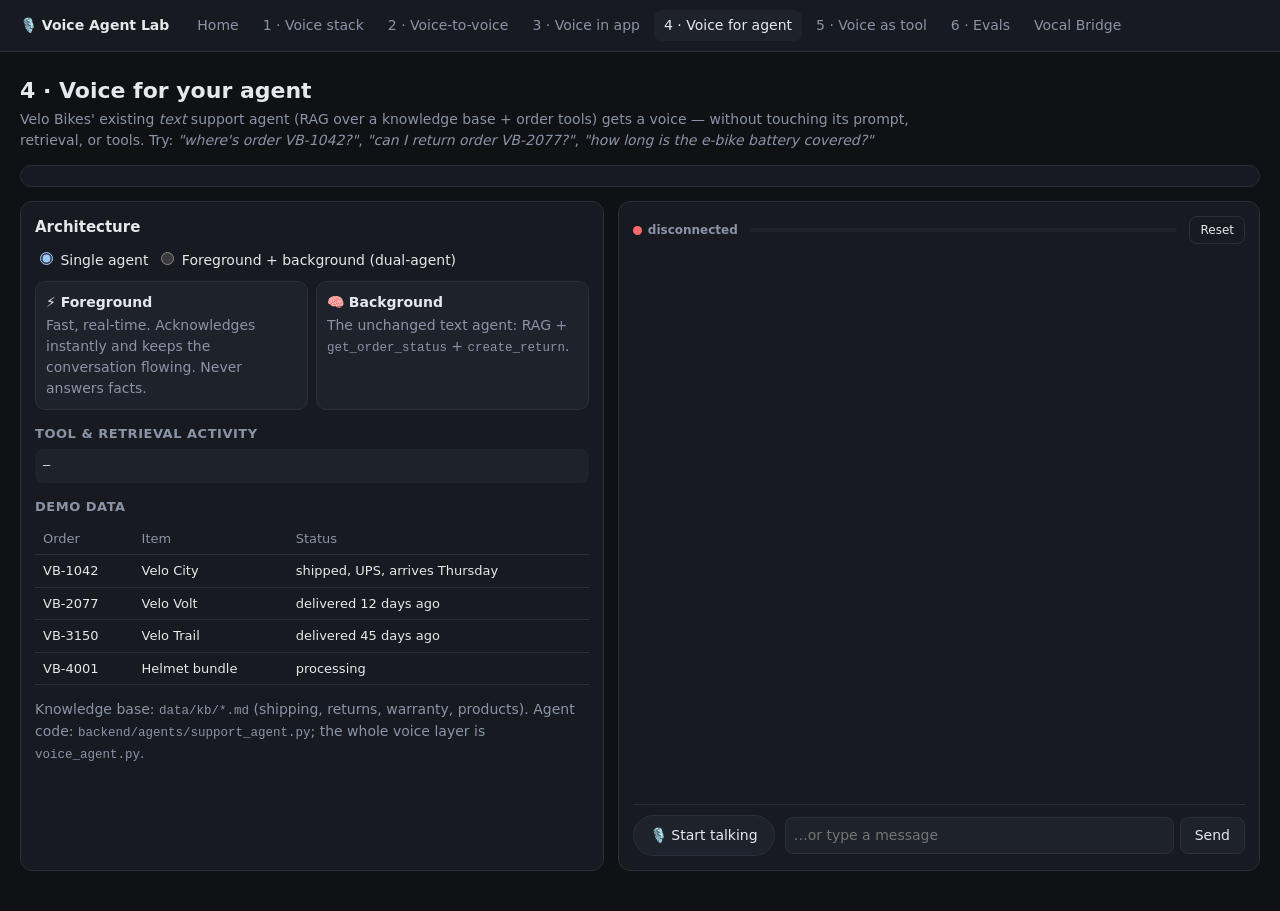
<file: frontend/agent.html>
<!doctype html>
<html lang="en">
<head>
  <meta charset="utf-8"><meta name="viewport" content="width=device-width, initial-scale=1">
  <title>Voice for Agent</title>
  <link rel="icon" href="/favicon.ico"><link rel="stylesheet" href="style.css">
</head>
<body>
<header id="nav"></header>
<div class="page">
  <h1>4 · Voice for your agent</h1>
  <p class="lead">Velo Bikes' existing <em>text</em> support agent (RAG over a knowledge base + order tools) gets a voice — without touching its
    prompt, retrieval, or tools. Try: <em>"where's order VB-1042?"</em>, <em>"can I return order VB-2077?"</em>, <em>"how long is the e-bike battery covered?"</em></p>
  <section class="settings" id="settings"></section>
  <main class="grid">
    <div class="panel">
      <h2>Architecture</h2>
      <div class="row" style="margin-bottom:10px">
        <label><input type="radio" name="mode" value="single" checked> Single agent</label>
        <label><input type="radio" name="mode" value="dual"> Foreground + background (dual-agent)</label>
      </div>
      <div class="row" id="fgrow" style="margin-bottom:10px;display:none"><span class="muted">Foreground LLM</span><select id="fgllm"></select></div>
      <div class="agent-lanes">
        <div class="lane" id="lane-fg"><b>⚡ Foreground</b><span class="muted">Fast, real-time. Acknowledges instantly and keeps the conversation flowing. Never answers facts.</span></div>
        <div class="lane" id="lane-bg"><b>🧠 Background</b><span class="muted">The unchanged text agent: RAG + <code>get_order_status</code> + <code>create_return</code>.</span></div>
      </div>
      <h3>Tool & retrieval activity</h3>
      <div class="log" id="log">—</div>
      <h3>Demo data</h3>
      <table>
        <tr><th>Order</th><th>Item</th><th>Status</th></tr>
        <tr><td>VB-1042</td><td>Velo City</td><td>shipped, UPS, arrives Thursday</td></tr>
        <tr><td>VB-2077</td><td>Velo Volt</td><td>delivered 12 days ago</td></tr>
        <tr><td>VB-3150</td><td>Velo Trail</td><td>delivered 45 days ago</td></tr>
        <tr><td>VB-4001</td><td>Helmet bundle</td><td>processing</td></tr>
      </table>
      <p class="muted">Knowledge base: <code>data/kb/*.md</code> (shipping, returns, warranty, products). Agent code: <code>backend/agents/support_agent.py</code>; the whole voice layer is <code>voice_agent.py</code>.</p>
    </div>
    <div class="panel convo" id="convo"></div>
  </main>
</div>
<script type="module">
  import { renderNav, setupConversation } from "./voice.js";
  renderNav();
  const log = document.getElementById("log"), fg = document.getElementById("lane-fg"), bg = document.getElementById("lane-bg");
  const addLog = (s) => { log.textContent = (log.textContent === "—" ? "" : log.textContent + "\n") + s; log.scrollTop = log.scrollHeight; };
  const { client } = await setupConversation({
    mode: "agent", panel: document.getElementById("convo"), settingsEl: document.getElementById("settings"),
    extra: { mode: "single" },
    onEvent: (msg) => {
      if (msg.name === "tool_call") { addLog(`${msg.tool}(${JSON.stringify(msg.arguments)})`); bg.classList.add("active"); }
      if (msg.name === "agent") {
        if (msg.which === "foreground") { fg.classList.add("active"); addLog("⚡ foreground speaking while background works…"); }
        if (msg.which === "background" && msg.state === "started") { bg.classList.add("active"); fg.classList.remove("active"); }
        if (msg.which === "background" && msg.state === "answered") { addLog("🧠 background answered"); }
      }
    },
    onMessage: (msg) => { if (msg.type === "metrics") { setTimeout(() => { fg.classList.remove("active"); bg.classList.remove("active"); }, 400); addLog(`⏱ first audio ${msg.first_audio_ms} ms · total ${msg.total_ms} ms`); } },
  });
  const fgSel = document.getElementById("fgllm");
  fgSel.innerHTML = window.__providers.llm.map((p) => `<option value="${p.id}" ${p.available ? "" : "disabled"}>${p.label}</option>`).join("");
  fgSel.value = client.cfg.llm === "gemini" && window.__providers.llm.find((p) => p.id === "gemini-lite" && p.available) ? "gemini-lite" : client.cfg.llm;
  fgSel.onchange = () => client.setExtra({ fg_llm: fgSel.value });
  document.querySelectorAll('input[name=mode]').forEach((r) => r.onchange = () => {
    client.setExtra({ mode: r.value, fg_llm: fgSel.value });
    document.getElementById("fgrow").style.display = r.value === "dual" ? "flex" : "none";
  });
</script>
</body>
</html>
</file>
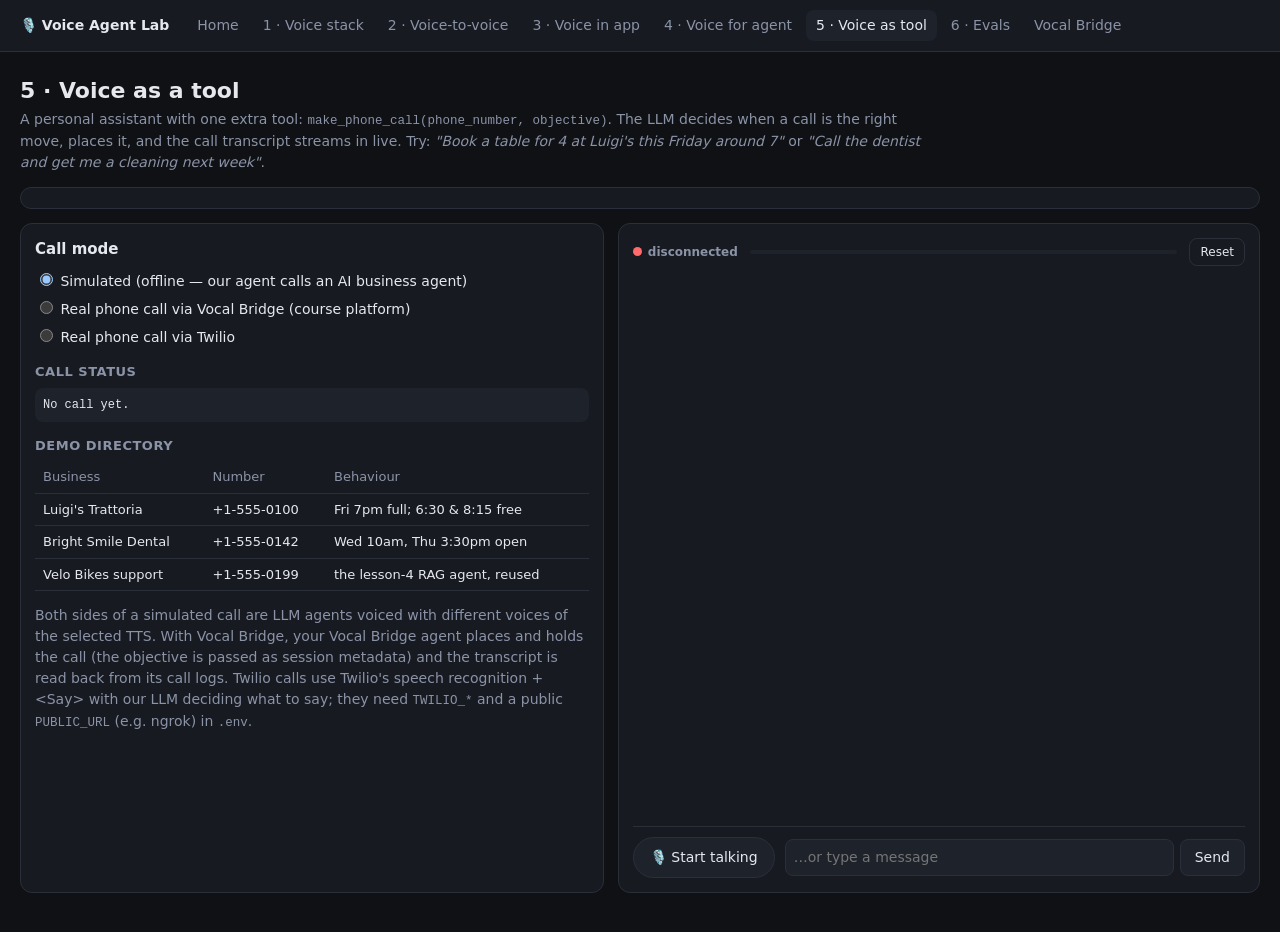
<file: frontend/caller.html>
<!doctype html>
<html lang="en">
<head>
  <meta charset="utf-8"><meta name="viewport" content="width=device-width, initial-scale=1">
  <title>Voice as a Tool</title>
  <link rel="icon" href="/favicon.ico"><link rel="stylesheet" href="style.css">
</head>
<body>
<header id="nav"></header>
<div class="page">
  <h1>5 · Voice as a tool</h1>
  <p class="lead">A personal assistant with one extra tool: <code>make_phone_call(phone_number, objective)</code>. The LLM decides when a call
    is the right move, places it, and the call transcript streams in live. Try: <em>"Book a table for 4 at Luigi's this Friday around 7"</em>
    or <em>"Call the dentist and get me a cleaning next week"</em>.</p>
  <section class="settings" id="settings"></section>
  <main class="grid">
    <div class="panel">
      <h2>Call mode</h2>
      <div class="row" style="margin-bottom:6px">
        <label><input type="radio" name="cm" value="simulated" checked> Simulated (offline — our agent calls an AI business agent)</label>
      </div>
      <div class="row" style="margin-bottom:6px">
        <label><input type="radio" name="cm" value="vocalbridge" id="cm-vb"> Real phone call via Vocal Bridge (course platform)</label>
        <span class="muted" id="vb-reason"></span>
      </div>
      <div class="row" style="margin-bottom:10px">
        <label><input type="radio" name="cm" value="twilio" id="cm-twilio"> Real phone call via Twilio</label>
        <span class="muted" id="twilio-reason"></span>
      </div>
      <h3>Call status</h3>
      <div id="callstatus" class="log">No call yet.</div>
      <h3>Demo directory</h3>
      <table>
        <tr><th>Business</th><th>Number</th><th>Behaviour</th></tr>
        <tr><td>Luigi's Trattoria</td><td>+1-555-0100</td><td>Fri 7pm full; 6:30 & 8:15 free</td></tr>
        <tr><td>Bright Smile Dental</td><td>+1-555-0142</td><td>Wed 10am, Thu 3:30pm open</td></tr>
        <tr><td>Velo Bikes support</td><td>+1-555-0199</td><td>the lesson-4 RAG agent, reused</td></tr>
      </table>
      <p class="muted">Both sides of a simulated call are LLM agents voiced with different voices of the selected TTS.
        With Vocal Bridge, your Vocal Bridge agent places and holds the call (the objective is passed as session metadata) and the transcript is read back from its call logs.
        Twilio calls use Twilio's speech recognition + &lt;Say&gt; with our LLM deciding what to say; they need <code>TWILIO_*</code> and a public <code>PUBLIC_URL</code> (e.g. ngrok) in <code>.env</code>.</p>
    </div>
    <div class="panel convo" id="convo"></div>
  </main>
</div>
<script type="module">
  import { renderNav, setupConversation, escapeHtml } from "./voice.js";
  renderNav();
  const status = document.getElementById("callstatus");
  const { client, transcript } = await setupConversation({
    mode: "caller", panel: document.getElementById("convo"), settingsEl: document.getElementById("settings"),
    extra: { call_mode: "simulated" },
    onEvent: (msg, { transcript }) => {
      if (msg.name !== "call") return;
      const line = { ringing: `📞 Dialing ${msg.number} (${msg.callee}) — ${msg.mode}`, connected: "🟢 Connected", ended: "🔴 Call ended", summary: `📝 ${msg.summary.replace(/\*\*/g, "")}` }[msg.state];
      if (!line) return;
      status.textContent = (status.textContent === "No call yet." ? "" : status.textContent + "\n") + line;
      transcript.note(escapeHtml(line), "call");
    },
  });
  const tw = window.__providers.telephony.twilio;
  const vbp = window.__providers.telephony.vocalbridge;
  if (!vbp.available) { document.getElementById("cm-vb").disabled = true; document.getElementById("vb-reason").textContent = `(${vbp.reason})`; }
  if (!tw.available) { document.getElementById("cm-twilio").disabled = true; document.getElementById("twilio-reason").textContent = `(${tw.reason})`; }
  document.querySelectorAll('input[name=cm]').forEach((r) => r.onchange = () => client.setExtra({ call_mode: r.value }));
</script>
</body>
</html>
</file>
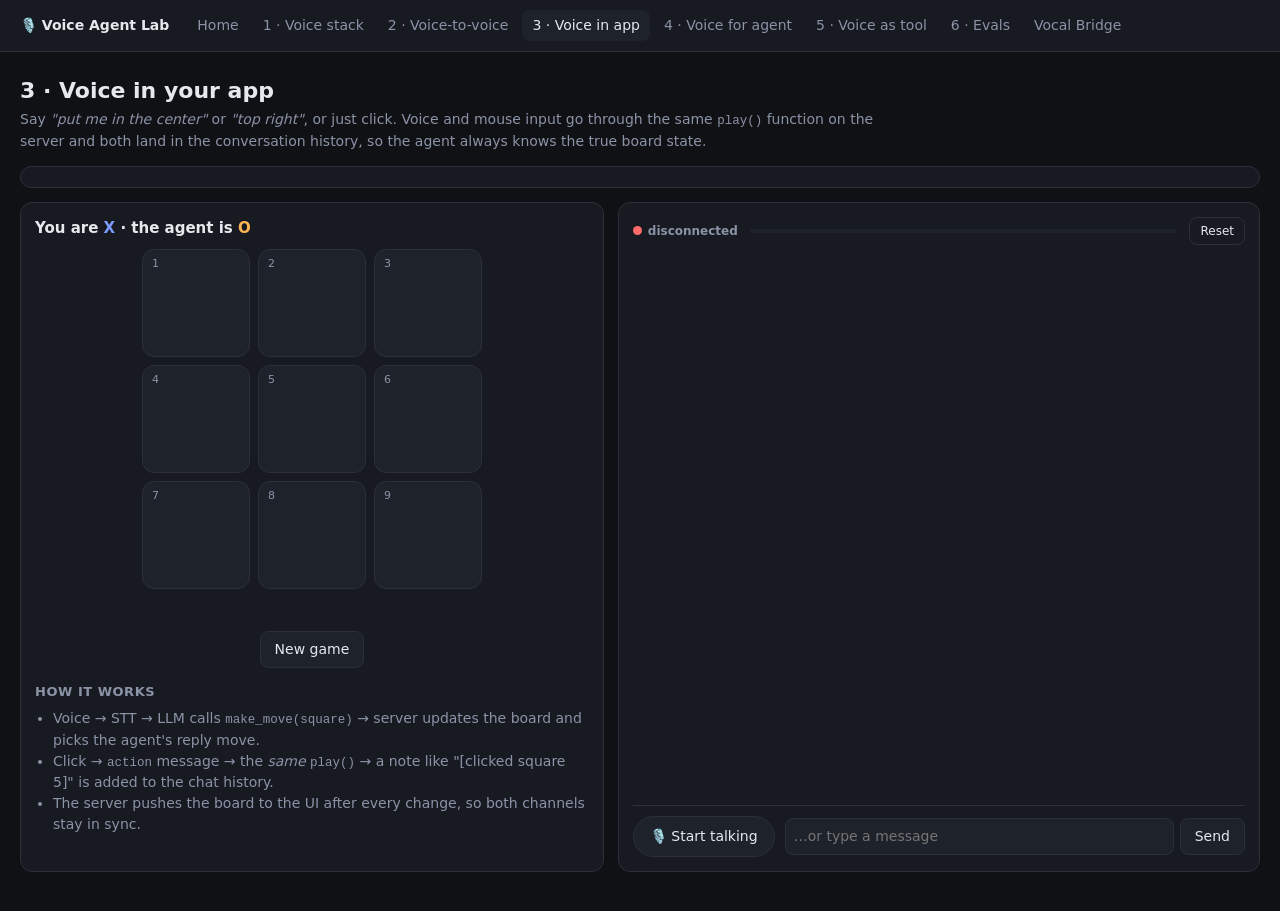
<file: frontend/game.html>
<!doctype html>
<html lang="en">
<head>
  <meta charset="utf-8"><meta name="viewport" content="width=device-width, initial-scale=1">
  <title>Voice Tic-Tac-Toe</title>
  <link rel="icon" href="/favicon.ico"><link rel="stylesheet" href="style.css">
</head>
<body>
<header id="nav"></header>
<div class="page">
  <h1>3 · Voice in your app</h1>
  <p class="lead">Say <em>"put me in the center"</em> or <em>"top right"</em>, or just click. Voice and mouse input go through the same
    <code>play()</code> function on the server and both land in the conversation history, so the agent always knows the true board state.</p>
  <section class="settings" id="settings"></section>
  <main class="grid">
    <div class="panel">
      <h2>You are <span style="color:var(--accent)">X</span> · the agent is <span style="color:var(--warn)">O</span></h2>
      <div class="board" id="board"></div>
      <div class="result" id="result"></div>
      <div class="row" style="justify-content:center;margin-top:8px"><button id="newgame">New game</button></div>
      <h3>How it works</h3>
      <ul class="muted" style="margin:0;padding-left:18px">
        <li>Voice → STT → LLM calls <code>make_move(square)</code> → server updates the board and picks the agent's reply move.</li>
        <li>Click → <code>action</code> message → the <em>same</em> <code>play()</code> → a note like "[clicked square 5]" is added to the chat history.</li>
        <li>The server pushes the board to the UI after every change, so both channels stay in sync.</li>
      </ul>
    </div>
    <div class="panel convo" id="convo"></div>
  </main>
</div>
<script type="module">
  import { renderNav, setupConversation } from "./voice.js";
  renderNav();
  const boardEl = document.getElementById("board"), resultEl = document.getElementById("result");
  let client;
  function draw(board = Array(9).fill(" "), result = null) {
    boardEl.innerHTML = board.map((c, i) => `<button class="${c.trim()}" data-i="${i + 1}" ${c !== " " || result ? "disabled" : ""}><span class="n">${i + 1}</span>${c.trim()}</button>`).join("");
    boardEl.querySelectorAll("button").forEach((b) => (b.onclick = () => client.sendAction({ square: +b.dataset.i })));
    resultEl.textContent = { X: "You win! 🎉", O: "Agent wins 🤖", draw: "Draw 🤝" }[result] || "";
  }
  draw();
  ({ client } = await setupConversation({
    mode: "game", panel: document.getElementById("convo"), settingsEl: document.getElementById("settings"),
    onEvent: (msg) => { if (msg.name === "state") draw(msg.board, msg.result); },
  }));
  document.getElementById("newgame").onclick = () => client.sendAction({ new_game: true });
</script>
</body>
</html>
</file>
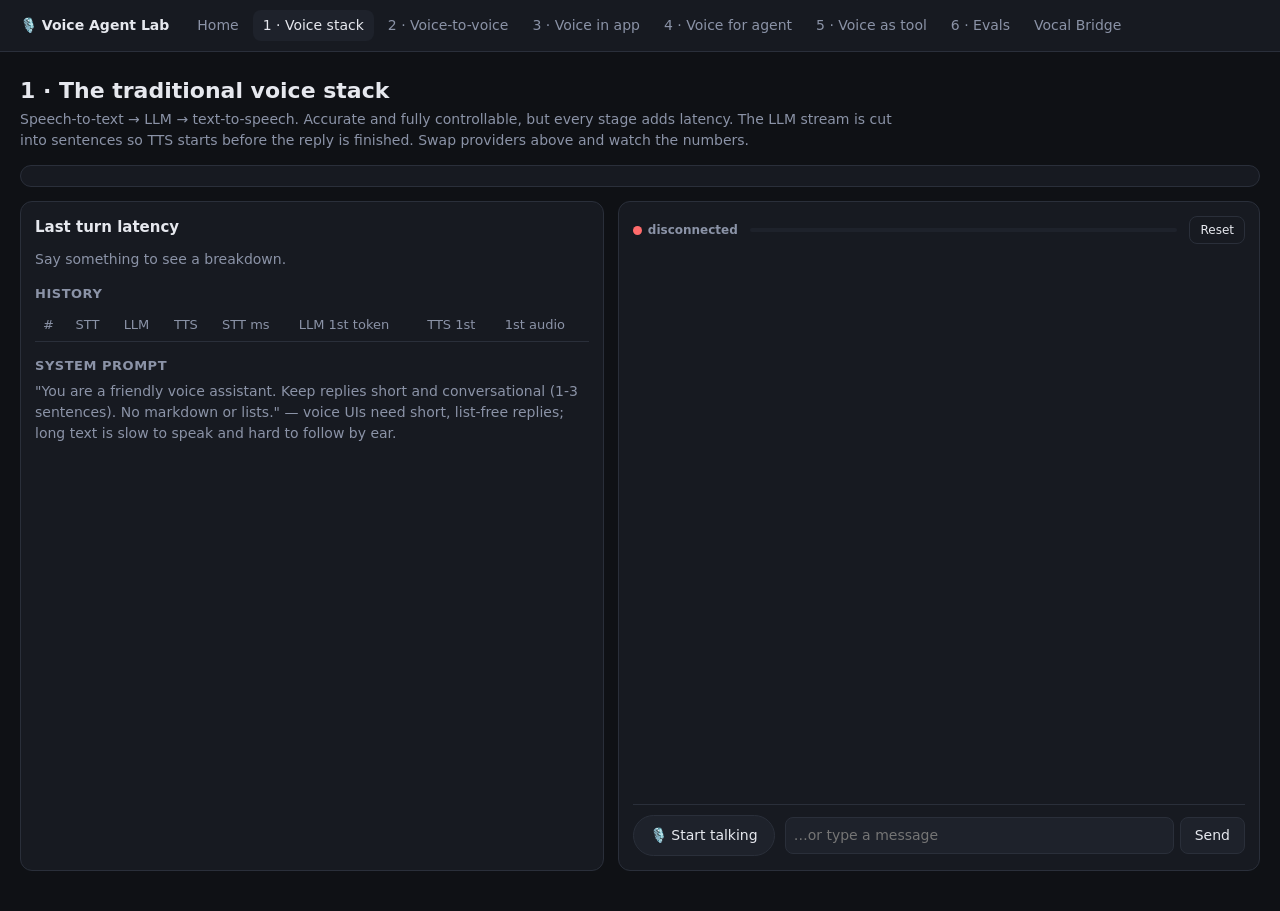
<file: frontend/playground.html>
<!doctype html>
<html lang="en">
<head>
  <meta charset="utf-8"><meta name="viewport" content="width=device-width, initial-scale=1">
  <title>Voice Stack</title>
  <link rel="icon" href="/favicon.ico"><link rel="stylesheet" href="style.css">
</head>
<body>
<header id="nav"></header>
<div class="page">
  <h1>1 · The traditional voice stack</h1>
  <p class="lead">Speech-to-text → LLM → text-to-speech. Accurate and fully controllable, but every stage adds latency.
    The LLM stream is cut into sentences so TTS starts before the reply is finished. Swap providers above and watch the numbers.</p>
  <section class="settings" id="settings"></section>
  <main class="grid">
    <div class="panel">
      <h2>Last turn latency</h2>
      <div class="bars" id="bars"><span class="muted">Say something to see a breakdown.</span></div>
      <h3>History</h3>
      <table id="hist"><tr><th>#</th><th>STT</th><th>LLM</th><th>TTS</th><th>STT ms</th><th>LLM 1st token</th><th>TTS 1st</th><th>1st audio</th></tr></table>
      <h3>System prompt</h3>
      <p class="muted" style="margin:0">"You are a friendly voice assistant. Keep replies short and conversational (1-3 sentences). No markdown or lists."
        — voice UIs need short, list-free replies; long text is slow to speak and hard to follow by ear.</p>
    </div>
    <div class="panel convo" id="convo"></div>
  </main>
</div>
<script type="module">
  import { renderNav, setupConversation } from "./voice.js";
  renderNav();
  const bars = document.getElementById("bars"), hist = document.getElementById("hist");
  let n = 0;
  const { client } = await setupConversation({
    mode: "chat", panel: document.getElementById("convo"), settingsEl: document.getElementById("settings"),
    onMessage: (msg) => {
      if (msg.type !== "metrics") return;
      const rows = [
        ["Speech-to-text", msg.stt_ms], ["LLM first token", msg.llm_first_token_ms], ["TTS first sentence", msg.tts_first_ms],
        ["→ First audio out", msg.first_audio_ms], ["Turn complete", msg.total_ms]];
      const max = Math.max(...rows.map((r) => r[1] || 0), 1);
      bars.innerHTML = rows.map(([l, v], i) => `<div class="bar"><span>${l}</span><div class="track"><div class="fill" style="width:${((v || 0) / max) * 100}%;background:${i === 3 ? "var(--accent2)" : ""}"></div></div><span class="v">${v == null ? "—" : v + " ms"}</span></div>`).join("")
        + `<p class="muted" style="margin:6px 0 0">"First audio out" ≈ what the user feels: time from end of speech to hearing the reply (excluding ~700 ms VAD end-of-speech wait).</p>`;
      const c = client.cfg;
      hist.insertAdjacentHTML("beforeend", `<tr><td>${++n}</td><td>${c.stt}</td><td>${c.llm}</td><td>${c.tts}</td><td>${msg.stt_ms ?? "—"}</td><td>${msg.llm_first_token_ms ?? "—"}</td><td>${msg.tts_first_ms ?? "—"}</td><td><b>${msg.first_audio_ms ?? "—"}</b></td></tr>`);
    },
  });
</script>
</body>
</html>
</file>
<file: frontend/style.css>
:root {
  --bg: #0f1115; --panel: #171a21; --panel2: #1e222b; --line: #2a2f3a; --text: #e6e8ee; --muted: #8b93a7;
  --accent: #7c9cff; --accent2: #46d39a; --warn: #ffb454; --err: #ff6b6b; --user: #24304d; --bot: #1f2a24;
  --caller: #2d2440; --callee: #3a2b1f; --radius: 12px;
  font-family: ui-sans-serif, system-ui, -apple-system, "Segoe UI", sans-serif; color-scheme: dark;
}
* { box-sizing: border-box; }
body { margin: 0; background: var(--bg); color: var(--text); font-size: 14px; line-height: 1.5; }
a { color: var(--accent); }
code { font-family: ui-monospace, SFMono-Regular, Menlo, monospace; font-size: 12.5px; }
button { font: inherit; cursor: pointer; border: 1px solid var(--line); background: var(--panel2); color: var(--text); border-radius: 8px; padding: 7px 14px; }
button:hover { border-color: var(--accent); }
button.primary { background: var(--accent); color: #0b0d12; border-color: var(--accent); font-weight: 600; }
button.ghost { background: transparent; padding: 4px 10px; font-size: 12px; }
button:disabled { opacity: .5; cursor: not-allowed; }
select, input[type=text], input:not([type]), textarea { font: inherit; background: var(--panel2); color: var(--text); border: 1px solid var(--line); border-radius: 8px; padding: 6px 8px; }
textarea { width: 100%; font-family: ui-monospace, Menlo, monospace; font-size: 12.5px; }

#nav { display: flex; align-items: center; gap: 18px; padding: 10px 20px; border-bottom: 1px solid var(--line); background: var(--panel); position: sticky; top: 0; z-index: 5; flex-wrap: wrap; }
#nav .brand { font-weight: 700; color: var(--text); text-decoration: none; }
#nav nav { display: flex; gap: 4px; flex-wrap: wrap; }
#nav nav a { color: var(--muted); text-decoration: none; padding: 5px 10px; border-radius: 8px; }
#nav nav a.active, #nav nav a:hover { color: var(--text); background: var(--panel2); }

.page { max-width: 1280px; margin: 0 auto; padding: 18px 20px 40px; }
.page > h1 { margin: 4px 0 2px; font-size: 22px; }
.page > p.lead { margin: 0 0 14px; color: var(--muted); max-width: 900px; }
.settings { display: flex; flex-wrap: wrap; gap: 10px 16px; align-items: center; background: var(--panel); border: 1px solid var(--line); border-radius: var(--radius); padding: 10px 14px; margin-bottom: 14px; }
.settings label { display: flex; align-items: center; gap: 6px; color: var(--muted); font-size: 12.5px; }
.settings select { max-width: 260px; }
.settings .check { gap: 4px; }

.grid { display: grid; grid-template-columns: minmax(0, 1fr) minmax(0, 1.1fr); gap: 14px; }
@media (max-width: 900px) { .grid { grid-template-columns: 1fr; } }
.panel { background: var(--panel); border: 1px solid var(--line); border-radius: var(--radius); padding: 14px; min-width: 0; }
.panel h2 { font-size: 15px; margin: 0 0 10px; }
.panel h3 { font-size: 13px; margin: 14px 0 6px; color: var(--muted); text-transform: uppercase; letter-spacing: .04em; }
.muted { color: var(--muted); }

.convo { display: flex; flex-direction: column; height: calc(100vh - 230px); min-height: 460px; }
.convo-head { display: flex; align-items: center; gap: 12px; margin-bottom: 8px; }
.status { display: inline-flex; align-items: center; gap: 6px; font-size: 12px; color: var(--muted); }
.status i { width: 9px; height: 9px; border-radius: 50%; background: var(--muted); }
.status[data-state=listening] i { background: var(--accent2); }
.status[data-state=user-speaking] i { background: var(--accent2); box-shadow: 0 0 0 4px #46d39a33; }
.status[data-state=transcribing] i, .status[data-state=thinking] i { background: var(--warn); animation: pulse 1s infinite; }
.status[data-state=speaking] i { background: var(--accent); animation: pulse .8s infinite; }
.status[data-state=disconnected] i { background: var(--err); }
@keyframes pulse { 50% { opacity: .35; } }
.level { flex: 1; height: 4px; background: var(--panel2); border-radius: 4px; overflow: hidden; }
.level span { display: block; height: 100%; width: 0; background: var(--accent2); transition: width .08s; }

.transcript { flex: 1; overflow-y: auto; display: flex; flex-direction: column; gap: 8px; padding: 4px 2px 10px; }
.msg { max-width: 85%; padding: 8px 12px; border-radius: 12px; white-space: pre-wrap; word-wrap: break-word; }
.msg .who { display: block; font-size: 11px; color: var(--muted); margin-bottom: 2px; }
.msg.user { align-self: flex-end; background: var(--user); }
.msg.assistant { align-self: flex-start; background: var(--bot); }
.msg.caller { align-self: flex-end; background: var(--caller); }
.msg.callee { align-self: flex-start; background: var(--callee); }
.msg.cut .text::after { content: " ✂"; color: var(--warn); }
.note { align-self: center; font-size: 12px; color: var(--muted); background: var(--panel2); border-radius: 8px; padding: 4px 10px; max-width: 95%; }
.note.error { color: var(--err); }
.note.tool code { color: var(--warn); }
.note.call { color: var(--text); border: 1px solid var(--line); }
.controls { display: flex; gap: 10px; align-items: center; border-top: 1px solid var(--line); padding-top: 10px; flex-wrap: wrap; }
.controls form { display: flex; gap: 6px; flex: 1; min-width: 220px; }
.controls form input { flex: 1; }
button.mic { font-size: 14px; padding: 9px 16px; border-radius: 999px; }
button.mic.on { background: var(--accent2); color: #0b0d12; border-color: var(--accent2); font-weight: 600; }

/* home */
.cards { display: grid; grid-template-columns: repeat(auto-fill, minmax(280px, 1fr)); gap: 12px; }
.card { display: block; text-decoration: none; color: var(--text); background: var(--panel); border: 1px solid var(--line); border-radius: var(--radius); padding: 14px 16px; }
.card:hover { border-color: var(--accent); }
.card h3 { margin: 0 0 4px; font-size: 15px; }
.card p { margin: 0; color: var(--muted); font-size: 13px; }
table { width: 100%; border-collapse: collapse; font-size: 13px; }
th, td { text-align: left; padding: 6px 8px; border-bottom: 1px solid var(--line); vertical-align: top; }
th { color: var(--muted); font-weight: 500; }
.pill { display: inline-block; font-size: 11px; padding: 1px 8px; border-radius: 999px; background: var(--panel2); border: 1px solid var(--line); }
.pill.ok { color: var(--accent2); border-color: #46d39a55; }
.pill.no { color: var(--muted); }
.pill.oss { color: var(--accent); border-color: #7c9cff55; }
.pill.bad { color: var(--err); border-color: #ff6b6b55; }

/* metrics bars */
.bars { display: flex; flex-direction: column; gap: 6px; }
.bar { display: grid; grid-template-columns: 130px 1fr 64px; gap: 8px; align-items: center; font-size: 12.5px; }
.bar .track { background: var(--panel2); height: 10px; border-radius: 6px; overflow: hidden; }
.bar .fill { height: 100%; border-radius: 6px; background: var(--accent); transition: width .3s; }
.bar .v { text-align: right; font-variant-numeric: tabular-nums; color: var(--muted); }

/* tic-tac-toe */
.board { display: grid; grid-template-columns: repeat(3, 1fr); gap: 8px; width: min(100%, 340px); margin: 6px auto 12px; }
.board button { aspect-ratio: 1; font-size: 44px; font-weight: 700; border-radius: 12px; background: var(--panel2); position: relative; }
.board button .n { position: absolute; top: 6px; left: 9px; font-size: 11px; color: var(--muted); font-weight: 400; }
.board button.X { color: var(--accent); }
.board button.O { color: var(--warn); }
.result { text-align: center; font-weight: 600; min-height: 22px; }

.agent-lanes { display: grid; grid-template-columns: 1fr 1fr; gap: 8px; }
.lane { border: 1px solid var(--line); border-radius: 10px; padding: 10px; background: var(--panel2); }
.lane.active { border-color: var(--accent2); box-shadow: 0 0 0 2px #46d39a22; }
.lane b { display: block; margin-bottom: 2px; }
.log { font-family: ui-monospace, Menlo, monospace; font-size: 12px; max-height: 200px; overflow: auto; background: var(--panel2); border-radius: 8px; padding: 8px; white-space: pre-wrap; }
details summary { cursor: pointer; color: var(--muted); }
.row { display: flex; gap: 8px; align-items: center; flex-wrap: wrap; }
.settings .stack select { border-color: var(--accent); font-weight: 600; }
.tabs { display: flex; gap: 4px; margin-bottom: 10px; flex-wrap: wrap; }
.tabs button.active { border-color: var(--accent); color: var(--accent); }
</file>
